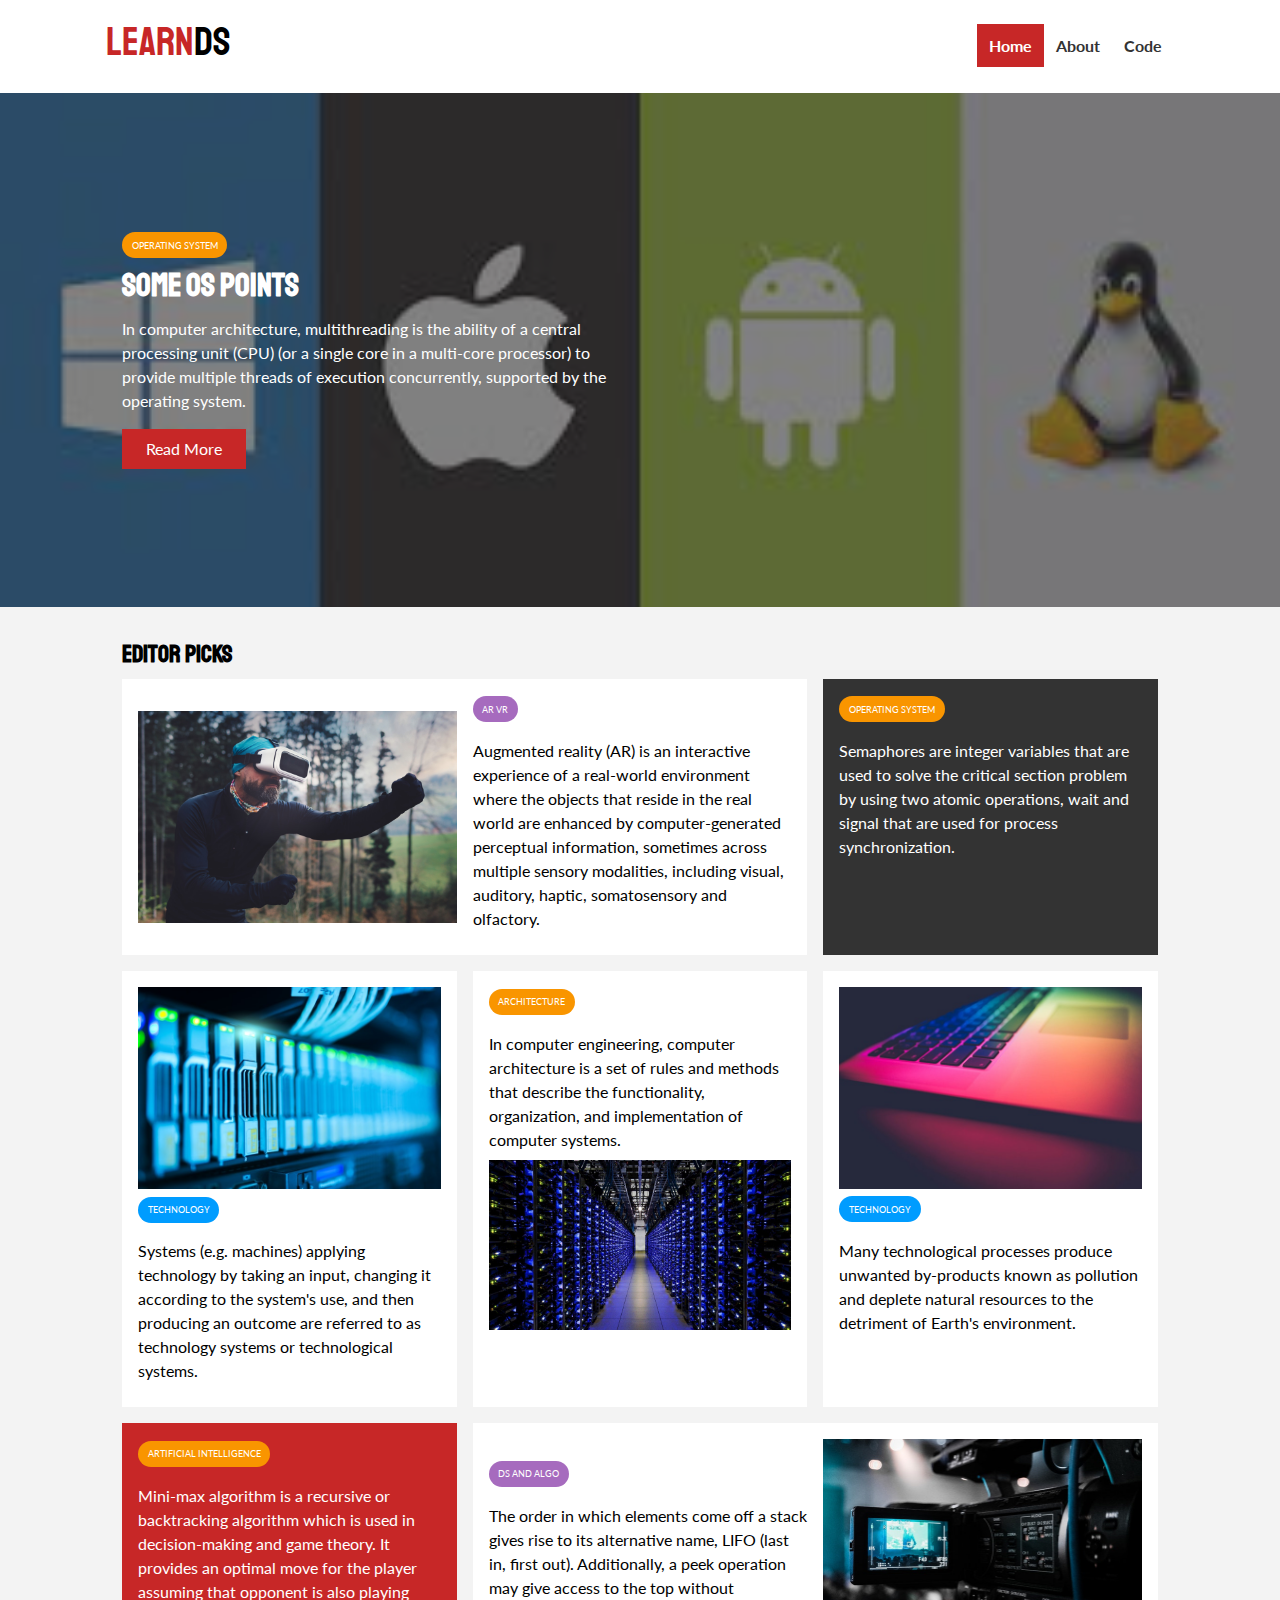
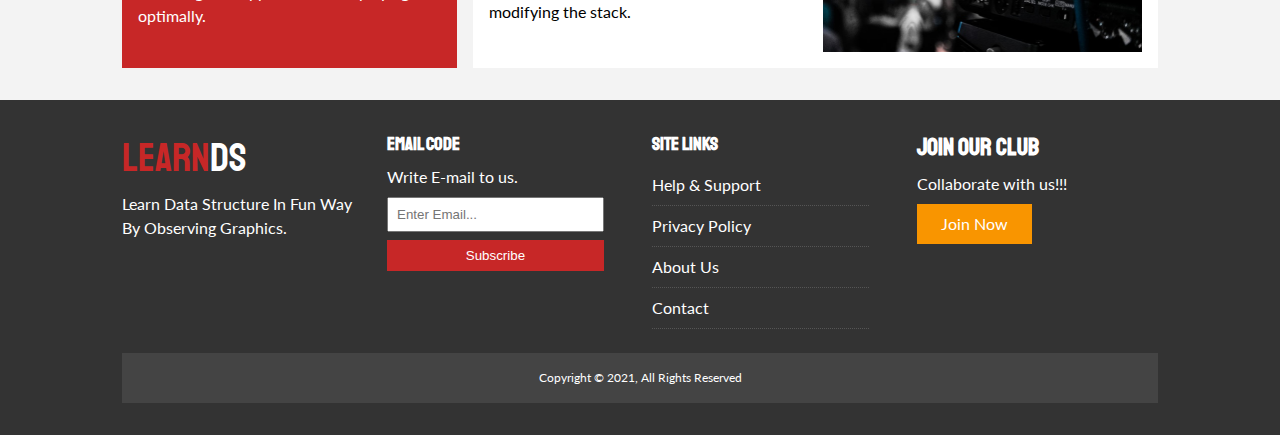
<file: index.html>
<!DOCTYPE html>
<html lang="en">

<head>
  <meta charset="UTF-8">
  <meta name="viewport" content="width=device-width, initial-scale=1.0">
  <meta http-equiv="X-UA-Compatible" content="ie=edge">
  <meta name="viewport" content="width=device-width, initial-scale=1.0" />
  <link rel="shortcut icon" type="image/x-icon" href="/favicon.ico" />
  <link rel="stylesheet" href="https://cdnjs.cloudflare.com/ajax/libs/font-awesome/5.13.0/css/all.min.css"
    integrity="sha256-h20CPZ0QyXlBuAw7A+KluUYx/3pK+c7lYEpqLTlxjYQ=" crossorigin="anonymous" />
  <link rel="stylesheet" href="https://use.fontawesome.com/releases/v5.6.3/css/all.css"
    integrity="sha384-UHRtZLI+pbxtHCWp1t77Bi1L4ZtiqrqD80Kn4Z8NTSRyMA2Fd33n5dQ8lWUE00s/" crossorigin="anonymous">
  <link href="https://fonts.googleapis.com/css?family=Lato|Staatliches" rel="stylesheet">
  <link rel="stylesheet" href="css/style.css">
  <link rel="stylesheet" media="screen and (max-width: 768px)" href="css/mobile.css">
  <link rel="shortcut icon" type="image/x-icon" href="favicon.ico">
  <title>LEARN DS</title>
</head>

<body>
  <nav id="main-nav">
    <div class="container">

      <h1 class="logo">
        <span class="text-primary"><i class="fas fa-book-open"></i> LEARN</span>DS
      </h1>

      <div class="social">
        <a href="http://facebook.com" target="_blank"><i class="fab fa-facebook fa-2x"></i></a>
        <a href="http://twitter.com" target="_blank"><i class="fab fa-twitter fa-2x"></i></a>
        <a href="http://instagram.com" target="_blank"><i class="fab fa-instagram fa-2x"></i></a>
        <a href="http://youtube.com" target="_blank"><i class="fab fa-youtube fa-2x"></i></a>
      </div>
      <ul>
        <li><a class="current" href="index.html">Home</a></li>
        <li><a href="about.html">About</a></li>
        <li><a href="code.html">Code</a></li>
      </ul>
    </div>
  </nav>

  <!-- Showcase -->
  <header id="showcase">
    <div class="container">
      <div class="showcase-container">
        <div class="showcase-content">
          <div class="category category-sports">Operating System</div>
          <h1>Some OS Points</h1>
          <p>In computer architecture, multithreading is the ability of a central processing unit (CPU) (or a single
            core in a multi-core processor) to provide multiple threads of execution concurrently, supported by the
            operating system.</p>
          <a href="article.html" class="btn btn-primary">Read More</a>
        </div>
      </div>
    </div>
  </header>

  <!-- Home Articles -->
  <section id="home-articles" class="py-2">
    <div class="container">
      <h2>Editor Picks</h2>
      <div class="articles-container">
        <article class="card">
          <img src="img/articles/ent1.jpg" alt="">
          <div>
            <div class="category category-ent">AR VR</div>
            <h3>
              <a href="article.html"></a>
            </h3>
            <p>Augmented reality (AR) is an interactive experience of a real-world environment where the objects that
              reside in the real world are enhanced by computer-generated perceptual information, sometimes across
              multiple sensory modalities, including visual, auditory, haptic, somatosensory and olfactory.</p>
          </div>
        </article>
        <article class="card bg-dark">
          <div class="category category-sports">Operating System</div>
          <h3>
            <a href="article.html"></a>
          </h3>
          <p>Semaphores are integer variables that are used to solve the critical section problem by using two atomic
            operations, wait and signal that are used for process synchronization.</p>
        </article>
        <article class="card">
          <img src="img/articles/tech1.jpg" alt="">
          <div class="category category-tech">Technology</div>
          <h3>
            <a href="article.html"></a>
          </h3>
          <p>Systems (e.g. machines) applying technology by taking an input, changing it according to the system's use,
            and then producing an outcome are referred to as technology systems or technological systems.</p>
        </article>
        <article class="card">
          <div class="category category-sports">Architecture</div>
          <h3>
            <a href="article.html"></a>
          </h3>
          <p>In computer engineering, computer architecture is a set of rules and methods that describe the
            functionality, organization, and implementation of computer systems.</p>
          <img src="img/1398625.jpg" alt="">
        </article>
        <article class="card">
          <img src="img/articles/tech2.jpg" alt="">
          <div class="category category-tech">Technology</div>
          <h3>
            <a href="article.html"></a>
          </h3>
          <p>Many technological processes produce unwanted by-products known as pollution and deplete natural resources
            to the detriment of Earth's environment.</p>
        </article>
        <article class="card bg-primary">
          <div class="category category-sports">Artificial Intelligence</div>
          <h3>
            <a href="article.html"></a>
          </h3>
          <p>Mini-max algorithm is a recursive or backtracking algorithm which is used in decision-making and game
            theory. It provides an optimal move for the player assuming that opponent is also playing optimally.</p>
        </article>
        <article class="card">
          <div>
            <div class="category category-ent">DS and Algo</div>
            <h3>
              <a href="article.html"></a>
            </h3>
            <p>The order in which elements come off a stack gives rise to its alternative name, LIFO (last in, first
              out). Additionally, a peek operation may give access to the top without modifying the stack.</p>
          </div>
          <img src="img/articles/ent2.jpg" alt="">
        </article>
      </div>
    </div>
  </section>

  <!-- Footer -->
  <footer id="main-footer" class="py-2">
    <div class="container footer-container">
      <div>
        <!-- <img src="img/logo_light.png" alt="NewsGrid"> -->
        <h1 class="logo">
          <span class="text-primary"><i class="fas fa-book-open"></i> LEARN</span>DS
        </h1>
        <p>Learn Data Structure In Fun Way By Observing Graphics.</p>
      </div>
      <div>
        <h3>Email Code</h3>
        <p>Write E-mail to us.</p>
        <form>
          <input type="email" placeholder="Enter Email...">
          <input type="submit" value="Subscribe" class="btn btn-primary">
        </form>
      </div>
      <div>
        <h3>Site Links</h3>
        <ul class="list">
          <li><a href="#">Help & Support</a></li>
          <li><a href="#">Privacy Policy</a></li>
          <li><a href="#">About Us</a></li>
          <li><a href="#">Contact</a></li>
        </ul>
      </div>
      <div>
        <h2>Join Our Club</h2>
        <p>Collaborate with us!!!</p>
        <a href="#" class="btn btn-secondary">Join Now</a>
      </div>
      <div>
        <p>
          Copyright &copy; 2021, All Rights Reserved
        </p>
      </div>
    </div>
  </footer>

</body>

</html>
</file>
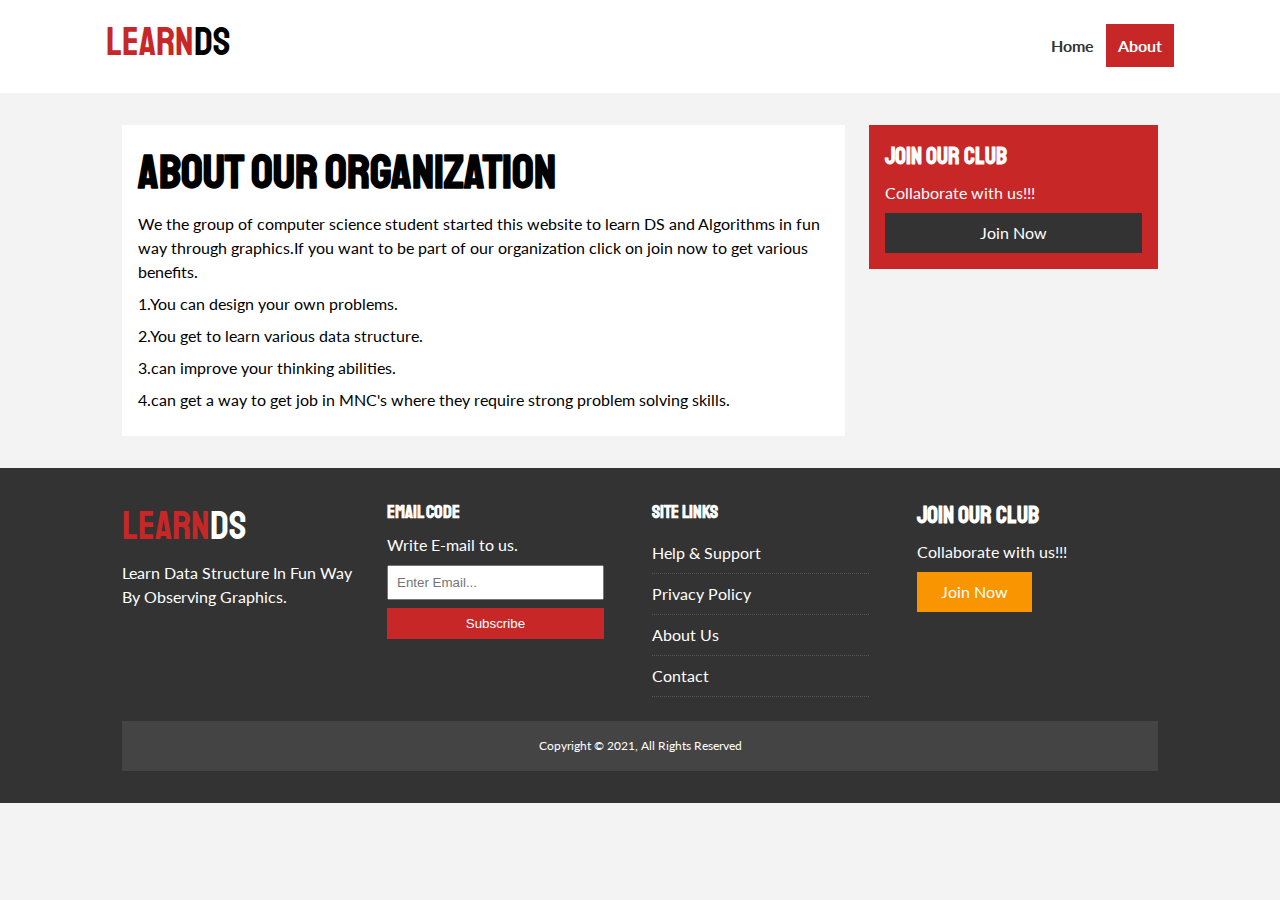
<file: about.html>
<!DOCTYPE html>
<html lang="en">

<head>
  <meta charset="UTF-8">
  <meta name="viewport" content="width=device-width, initial-scale=1.0">
  <meta http-equiv="X-UA-Compatible" content="ie=edge">
  <link rel="stylesheet" href="https://use.fontawesome.com/releases/v5.6.3/css/all.css"
    integrity="sha384-UHRtZLI+pbxtHCWp1t77Bi1L4ZtiqrqD80Kn4Z8NTSRyMA2Fd33n5dQ8lWUE00s/" crossorigin="anonymous">
  <link href="https://fonts.googleapis.com/css?family=Lato|Staatliches" rel="stylesheet">
  <link rel="stylesheet" href="css/style.css">
  <link rel="stylesheet" media="screen and (max-width: 768px)" href="css/mobile.css">
  <link rel="shortcut icon" type="image/x-icon" href="favicon.ico">
  <title>NewsGrid | About</title>
</head>

<body>
  <nav id="main-nav">
    <div class="container">
      <h1 class="logo">
        <span class="text-primary"><i class="fas fa-book-open"></i> LEARN</span>DS
      </h1>
      <div class="social">
        <a href="http://facebook.com" target="_blank"><i class="fab fa-facebook fa-2x"></i></a>
        <a href="http://twitter.com" target="_blank"><i class="fab fa-twitter fa-2x"></i></a>
        <a href="http://instagram.com" target="_blank"><i class="fab fa-instagram fa-2x"></i></a>
        <a href="http://youtube.com" target="_blank"><i class="fab fa-youtube fa-2x"></i></a>
      </div>
      <ul>
        <li><a href="index.html">Home</a></li>
        <li><a class="current" href="about.html">About</a></li>
      </ul>
    </div>
  </nav>

  <section id="about">
    <div class="container">
      <div class="page-container">
        <article class="card">
          <h1 class="l-heading">About Our Organization</h1>
          <p>We the group of computer science student started this website to learn DS and Algorithms in fun way through
            graphics.If you want to be part of our organization click on join now to get various benefits.</p>
          <p>1.You can design your own problems.</p>
          <p>2.You get to learn various data structure.</p>
          <p>3.can improve your thinking abilities.</p>
          <p>4.can get a way to get job in MNC's where they require strong problem solving skills.</p>
        </article>
        <aside class="card bg-primary">
          <h2>Join Our Club</h2>
          <p>Collaborate with us!!!</p>
          <a href="#" class="btn btn-dark btn-block">Join Now</a>
        </aside>
      </div>
    </div>
  </section>

  <!-- Footer -->
  <footer id="main-footer" class="py-2">
    <div class="container footer-container">
      <div>
        <h1 class="logo">
          <span class="text-primary"><i class="fas fa-book-open"></i> LEARN</span>DS
        </h1>
        <p>Learn Data Structure In Fun Way By Observing Graphics.</p>
      </div>
      <div>
        <h3>Email Code</h3>
        <p>Write E-mail to us.</p>
        <form>
          <input type="email" placeholder="Enter Email...">
          <input type="submit" value="Subscribe" class="btn btn-primary">
        </form>
      </div>
      <div>
        <h3>Site Links</h3>
        <ul class="list">
          <li><a href="#">Help & Support</a></li>
          <li><a href="#">Privacy Policy</a></li>
          <li><a href="#">About Us</a></li>
          <li><a href="#">Contact</a></li>
        </ul>
      </div>
      <div>
        <h2>Join Our Club</h2>
        <p>Collaborate with us!!!</p>
        <a href="#" class="btn btn-secondary">Join Now</a>
      </div>
      <div>
        <p>
          Copyright &copy; 2021, All Rights Reserved
        </p>
      </div>
    </div>
  </footer>

</body>

</html>
</file>
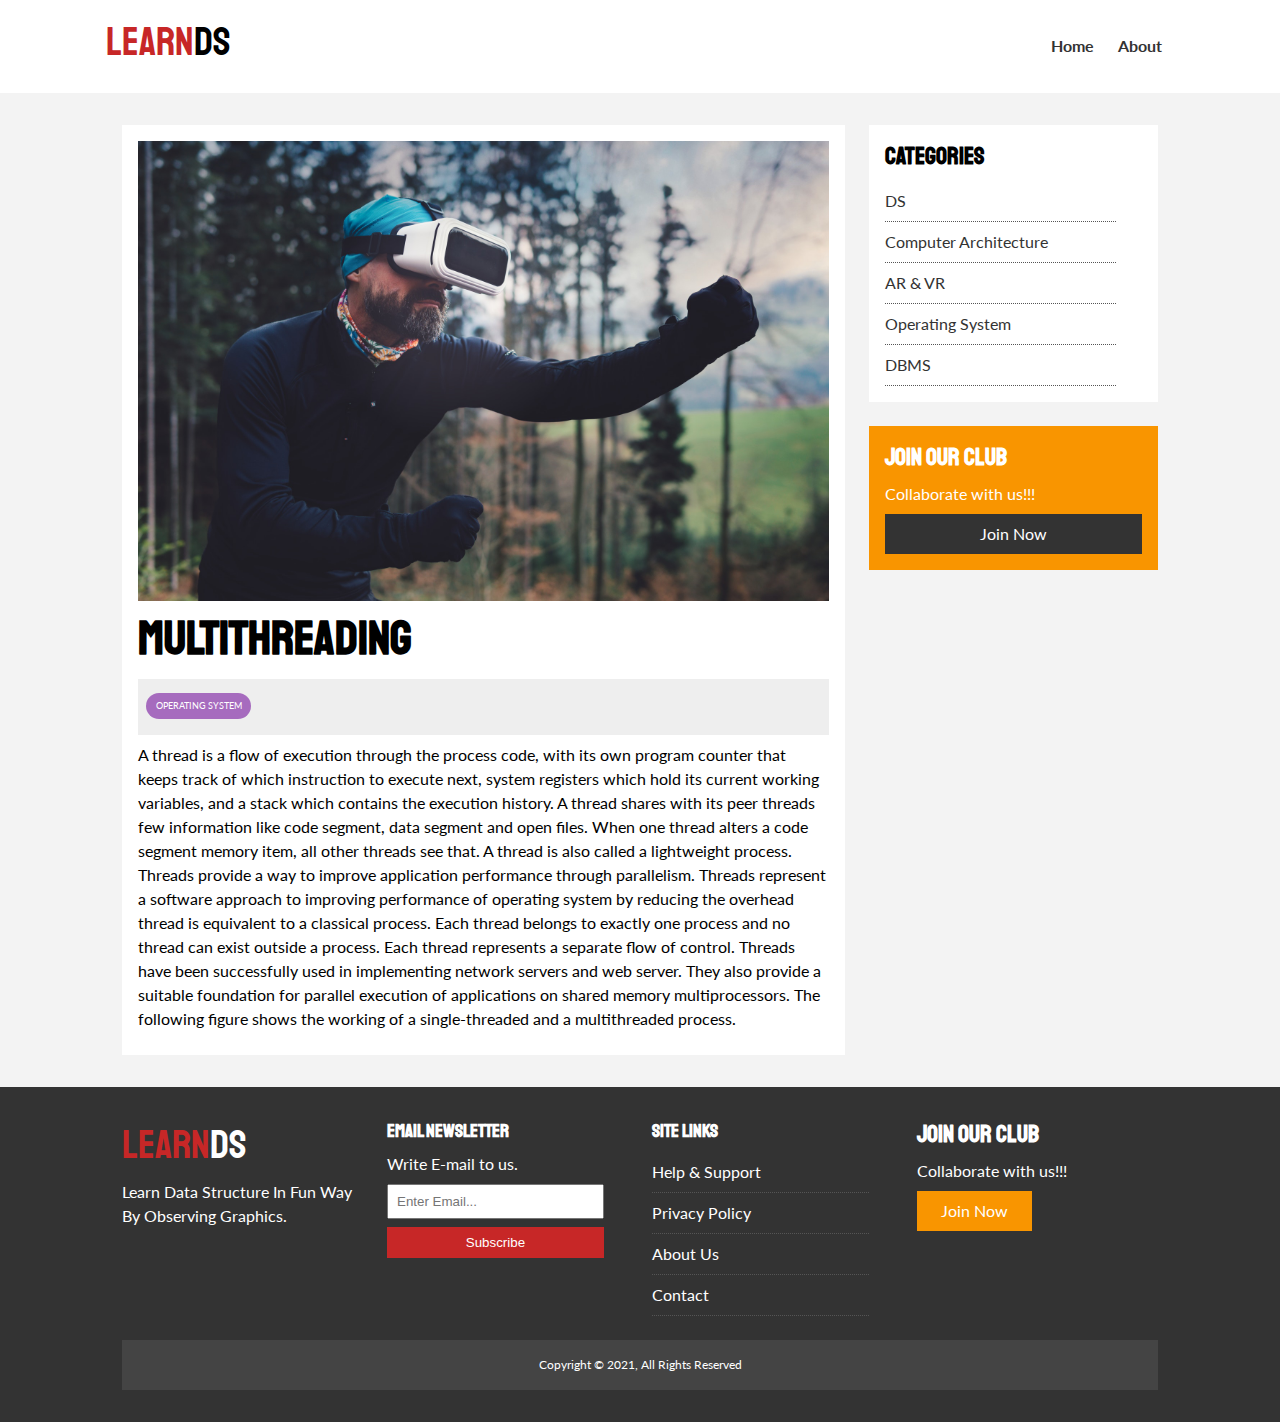
<file: article.html>
<!DOCTYPE html>
<html lang="en">

<head>
  <meta charset="UTF-8">
  <meta name="viewport" content="width=device-width, initial-scale=1.0">
  <meta http-equiv="X-UA-Compatible" content="ie=edge">
  <link rel="stylesheet" href="https://use.fontawesome.com/releases/v5.6.3/css/all.css"
    integrity="sha384-UHRtZLI+pbxtHCWp1t77Bi1L4ZtiqrqD80Kn4Z8NTSRyMA2Fd33n5dQ8lWUE00s/" crossorigin="anonymous">
  <link href="https://fonts.googleapis.com/css?family=Lato|Staatliches" rel="stylesheet">
  <link rel="stylesheet" href="css/style.css">
  <link rel="stylesheet" media="screen and (max-width: 768px)" href="css/mobile.css">
  <link rel="shortcut icon" type="image/x-icon" href="favicon.ico">
  <title>NewsGrid | Latest News</title>
</head>

<body>
  <nav id="main-nav">
    <div class="container">
      <h1 class="logo">
        <span class="text-primary"><i class="fas fa-book-open"></i> LEARN</span>DS
      </h1>
      <!-- <img src="img/logo.png" alt="NewsGrid" class="logo"> -->
      <div class="social">
        <a href="http://facebook.com" target="_blank"><i class="fab fa-facebook fa-2x"></i></a>
        <a href="http://twitter.com" target="_blank"><i class="fab fa-twitter fa-2x"></i></a>
        <a href="http://instagram.com" target="_blank"><i class="fab fa-instagram fa-2x"></i></a>
        <a href="http://youtube.com" target="_blank"><i class="fab fa-youtube fa-2x"></i></a>
      </div>
      <ul>
        <li><a href="index.html">Home</a></li>
        <li><a href="about.html">About</a></li>
      </ul>
    </div>
  </nav>

  <section id="article">
    <div class="container">
      <div class="page-container">
        <article class="card">
          <img src="img/articles/ent1.jpg" alt="">
          <h1 class="l-heading">multithreading</h1>
          <div class="meta">
            <div class="category category-ent">Operating System</div>
          </div>
          <p>A thread is a flow of execution through the process code, with its own program counter that keeps track of
            which instruction to execute next, system registers which hold its current working variables, and a stack
            which contains the execution history.

            A thread shares with its peer threads few information like code segment, data segment and open files. When
            one thread alters a code segment memory item, all other threads see that.

            A thread is also called a lightweight process. Threads provide a way to improve application performance
            through parallelism. Threads represent a software approach to improving performance of operating system by
            reducing the overhead thread is equivalent to a classical process.

            Each thread belongs to exactly one process and no thread can exist outside a process. Each thread represents
            a separate flow of control. Threads have been successfully used in implementing network servers and web
            server. They also provide a suitable foundation for parallel execution of applications on shared memory
            multiprocessors. The following figure shows the working of a single-threaded and a multithreaded process.
          </p>

        </article>

        <aside id="categories" class="card">
          <h2>Categories</h2>
          <ul class="list">
            <li><a href="#"><i class="fas fa-chevron-right"></i>DS</a></li>
            <li><a href="#"><i class="fas fa-chevron-right"></i>Computer Architecture </a></li>
            <li><a href="#"><i class="fas fa-chevron-right"></i>AR & VR</a></li>
            <li><a href="#"><i class="fas fa-chevron-right"></i> Operating System</a></li>
            <li><a href="#"><i class="fas fa-chevron-right"></i> DBMS </a></li>
          </ul>
        </aside>

        <aside class="card bg-secondary">
          <h2>Join Our Club</h2>
          <p>Collaborate with us!!!</p>
          <a href="#" class="btn btn-dark btn-block">Join Now</a>
        </aside>
      </div>
    </div>
  </section>

  <!-- Footer -->
  <footer id="main-footer" class="py-2">
    <div class="container footer-container">
      <div>
        <h1 class="logo">
          <span class="text-primary"><i class="fas fa-book-open"></i> LEARN</span>DS
        </h1>
        <p>Learn Data Structure In Fun Way By Observing Graphics.</p>
      </div>
      <div>
        <h3>Email Newsletter</h3>
        <p>Write E-mail to us.</p>
        <form>
          <input type="email" placeholder="Enter Email...">
          <input type="submit" value="Subscribe" class="btn btn-primary">
        </form>
      </div>
      <div>
        <h3>Site Links</h3>
        <ul class="list">
          <li><a href="#">Help & Support</a></li>
          <li><a href="#">Privacy Policy</a></li>
          <li><a href="#">About Us</a></li>
          <li><a href="#">Contact</a></li>
        </ul>
      </div>
      <div>
        <h2>Join Our Club</h2>
        <p>Collaborate with us!!!</p>
        <a href="#" class="btn btn-secondary">Join Now</a>
      </div>
      <div>
        <p>
          Copyright &copy; 2021, All Rights Reserved
        </p>
      </div>
    </div>
  </footer>

</body>

</html>
</file>
<file: css/style.css>
:root {
  --primary-color: #c72727;
  --secondary-color: #f99500;
  --light-color: #f3f3f3;
  --dark-color: #333;
  --max-width: 1100px;
}
.text-primary {
  color: #c72727;
}



.category {
  --sports-color: #f99500;
  --ent-color: #a66bbe;
  --tech-color: #009cff;
}

* {
  margin: 0;
  padding: 0;
  box-sizing: border-box;
}

body {
  font-family: 'Lato', sans-serif;
  line-height: 1.5;
  background: var(--light-color);
}

a {
  color: #333;
  text-decoration: none;
}

ul {
  list-style: none;
}

p {
  margin: .5rem 0;
}

img {
  width: 100%;
}

h1, h2, h3, h4, h5, h6 {
  font-family: 'Staatliches', cursive;
  margin-bottom: .55rem;
  line-height: 1.3;
}

/* Utility */

.container {
  max-width: var(--max-width);
  margin: auto;
  padding: 0 2rem;
  overflow: hidden;
}

.category {
  display: inline-block;
  color: #fff;
  font-size: 0.55rem;
  text-transform: uppercase;
  padding: 0.4rem 0.6rem;
  border-radius: 15px;
  margin-bottom: 0.5rem;
}

.category-sports { background: var(--sports-color) }
.category-ent { background: var(--ent-color) }
.category-tech { background: var(--tech-color) }

.btn {
  display: inline-block;
  border: none;
  background: var(--dark-color);
  color: #fff;
  padding: 0.5rem 1.5rem;
}

.btn-light { background: var(--light-color) }
.btn-primary { background: var(--primary-color) }
.btn-secondary { background: var(--secondary-color) }

.btn-block {
  display: block;
  width: 100%;
  text-align: center;
}

.btn:hover {
  opacity: 0.9;
}

.card {
  background: #fff;
  padding: 1rem;
}

.bg-dark {
  background: var(--dark-color);
  color: #fff;
}

.bg-primary {
  background: var(--primary-color);
  color: #fff;
}

.bg-secondary {
  background: var(--secondary-color);
  color: #fff;
}

.bg-dark h1,
.bg-dark h2,
.bg-dark h3,
.bg-dark a,
.bg-primary h1,
.bg-primary h2,
.bg-primary h3,
.bg-primary a,
.bg-secondary h1,
.bg-secondary h2,
.bg-secondary h3,
.bg-secondary a {
  color: #fff;
}

.py-1 { padding: 1.5rem 0 }
.py-2 { padding: 2rem 0 }
.py-3 { padding: 3rem 0 }
.p-1 { padding: 1.5rem }
.p-2 { padding: 2rem }
.p-3 { padding: 3rem }

.l-heading {
  font-size: 3rem;
}

.list li {
  padding: .5rem 0;
  border-bottom: #555 dotted 1px;
  width: 90%;
}

.list li a:hover {
  color: var(--primary-color) !important;
}

/* Inner page grid container */
.page-container {
  display: grid;
  grid-template-columns: 5fr 2fr;
  margin: 2rem 0;
  grid-gap: 1.5rem;
}

.page-container > *:first-child {
  grid-row: 1 / span 3;
}

/* Navigation */
#main-nav {
  background: #fff;
  position: sticky;
  top: 0;
  z-index: 2;
}

#main-nav .container {
  display: grid;
  grid-template-columns: 6fr 3fr 2fr;
  padding: 1rem;
  align-items: center;
}

.logo {
  font-weight: 400;
  font-size: 2.5rem;
}

#main-nav .logo {
  width: 180px;
}

#main-nav ul {
  justify-self: end;
  display: flex;
}

#main-nav ul li a {
  padding: 0.75rem;
  font-weight: bold;
}

#main-nav ul li a.current {
  background: var(--primary-color);
  color: #fff;
}

#main-nav ul li a:hover {
  background: var(--light-color);
  color: var(--dark-color);
}

#main-nav .social {
  justify-self: center;
}

#main-nav .social i {
  color: #777;
  margin-right: .5rem;
}

/* Showcase */
#showcase {
  color: #fff;
  background: #333;
  padding: 2rem;
  position: relative;
}

#showcase:before {
  content: '';
  background: url('../download.jpg') no-repeat center center/cover;
  /* background: url('../img/featured.jpg') no-repeat center center/cover; */
  position: absolute;
  top: 0;
  left: 0;
  width: 100%;
  height: 100%;
  opacity: 0.4;
}

#showcase .showcase-container {
  display: grid;
  grid-template-columns: repeat(2, 1fr);
  justify-content: center;
  align-items: center;
  height: 50vh;
}

#showcase .showcase-content {
  z-index: 1;
}

#showcase .showcase-content p {
  margin-bottom: 1rem;
}

/* Home Articles */
#home-articles .articles-container {
  display: grid;
  grid-template-columns: repeat(3, 1fr);
  grid-gap: 1rem;
}

#home-articles .articles-container > *:first-child,
#home-articles .articles-container > *:last-child {
  display: grid;
  grid-template-columns: repeat(2, 1fr);
  grid-gap: 1rem;
  align-items: center;
  grid-column: 1 / span 2;
}

#home-articles .articles-container > *:last-child {
  grid-column: 2 / span 2;
}

#article .meta {
  display: flex;
  justify-content: space-between;
  align-items: center;
  background: #eee;
  padding: 0.5rem;
}

#article .meta .category {
  margin-top: 0.4rem;
}

/* Footer */
#main-footer {
  background: var(--dark-color);
  color: #fff;
}

#main-footer img {
  width: 150px;
}

#main-footer a {
  color: #fff;
}

#main-footer .footer-container {
  display: grid;
  grid-template-columns: repeat(4, 1fr);
  grid-gap: 1.5rem;
}

#main-footer .footer-container > *:last-child {
  background: #444;
  grid-column: 1 / span 4;
  padding: .5rem;
  text-align: center;
  font-size: 0.75rem;
}

#main-footer .footer-container input[type='email'] {
  width: 90%;
  padding: 0.5rem;
  margin-bottom: 0.5rem;
}

#main-footer .footer-container input[type='submit'] {
  width: 90%;
}
</file>
<file: css/mobile.css>
/* Navigation */
#main-nav .social {
  display: none;
}

#main-nav .container {
  grid-template-columns: 1fr;
  grid-gap: 1.2rem;
}

#main-nav ul,
#main-nav .logo {
  justify-self: center;
}

#main-nav ul li a {
  padding: 0.50rem;
}

#home-articles .articles-container {
  grid-template-columns: repeat(2, 1fr);
}

#home-articles .articles-container > *:first-child,
#home-articles .articles-container > *:last-child {
  grid-template-columns: 1fr;
  grid-column: 1;
}

@media(max-width: 600px) {
  /* Stack Grid Items */
  #showcase .showcase-container,
  #home-articles .articles-container,
  #main-footer .footer-container {
    grid-template-columns: 1fr;
  }

  #main-footer .footer-container > *:last-child {
    grid-column: 1;
  }

  #main-footer .footer-container > *:first-child,
  #main-footer .footer-container > *:nth-child(2){
    border-bottom: #444 dotted 1px;
    padding-bottom: 1rem;
  }

  .page-container {
    grid-template-columns: 1fr;
    text-align: center;
  }

  .page-container > *:first-child {
    grid-row: 1;
  }

  .l-heading {
    font-size: 2rem;
  }
}
</file>
